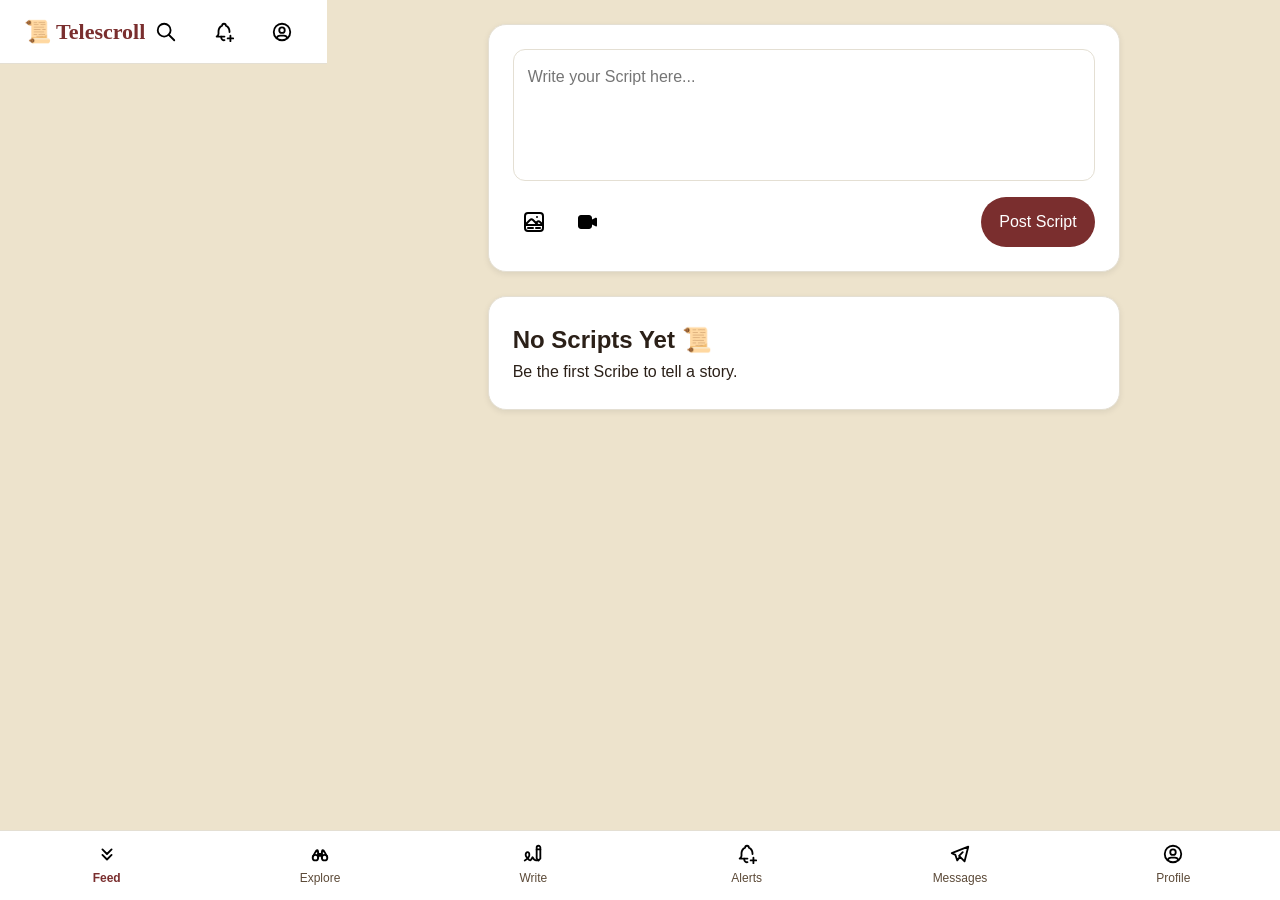
<file: index.html>
<!DOCTYPE html>
<html lang="en">
<head>
    <meta charset="UTF-8">
    <meta name="viewport" content="width=device-width, initial-scale=1.0">
    <meta name="description" content="Telescroll - Every Script Tells a Story">

    <title>Telescroll</title>

    <link rel="icon" href="assets/logo/favicon.ico">

    <link rel="stylesheet" href="css/variables.css">
    <link rel="stylesheet" href="css/style.css">
    <link rel="stylesheet" href="css/components.css">
    <link rel="stylesheet" href="css/responsive.css">
</head>

<body>

<header>

    <div class="logo">
        📜 Telescroll
    </div>

    <div class="header-actions">

        <button title="Search">
            <img src="assets/icons/search.svg" alt="Search">
        </button>

        <button title="Notifications">
            <img src="assets/icons/notifications.svg" alt="Notifications">
        </button>

        <button onclick="window.location.href='profile.html'" title="Profile">
            <img src="assets/icons/profile.svg" alt="Profile">
        </button>

    </div>

</header>

<main>

    <section class="card script-composer">

        <textarea
            id="script-content"
            class="input"
            rows="4"
            maxlength="500"
            placeholder="Write your Script here..."></textarea>

        <div class="composer-actions">

            <div class="composer-tools">

                <button>
                    <img src="assets/icons/image.svg" alt="Image">
                </button>

                <button>
                    <img src="assets/icons/video.svg" alt="Video">
                </button>

            </div>

            <button
                id="post-script"
                class="btn btn-primary">
                Post Script
            </button>

        </div>

    </section>

    <section
        id="feed"
        class="feed">

        <article class="card">

            <h2>No Scripts Yet 📜</h2>

            <p>Be the first Scribe to tell a story.</p>

        </article>

    </section>

</main>

<nav class="bottom-nav">

    <a href="index.html" class="active">
        <img src="assets/icons/archive.svg" alt="Feed">
        <span>Feed</span>
    </a>

    <a href="explore.html">
        <img src="assets/icons/explore.svg" alt="Explore">
        <span>Explore</span>
    </a>

    <a href="#">
        <img src="assets/icons/write-script.svg" alt="Write">
        <span>Write</span>
    </a>

    <a href="notifications.html">
        <img src="assets/icons/notifications.svg" alt="Alerts">
        <span>Alerts</span>
    </a>

    <a href="messages.html">
        <img src="assets/icons/messages.svg" alt="Messages">
        <span>Messages</span>
    </a>

    <a href="profile.html">
        <img src="assets/icons/profile.svg" alt="Profile">
        <span>Profile</span>
    </a>

</nav>

<script type="module" src="js/config.js"></script>
<script type="module" src="js/app.js"></script>
<script type="module" src="js/scripts.js"></script>
<script type="module" src="js/feed.js"></script>
<script type="module" src="js/share.js"></script>

</body>
</html>
</file>
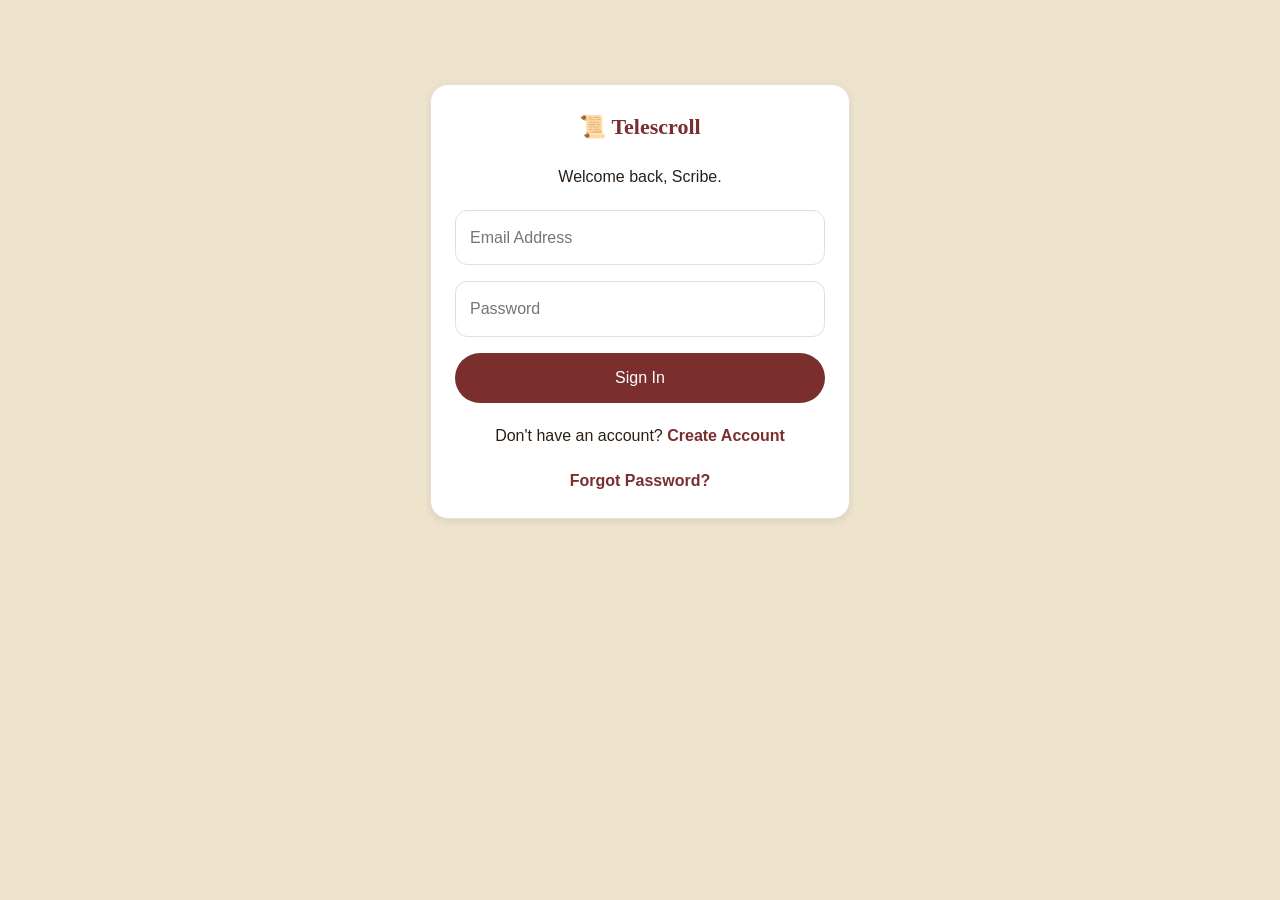
<file: auth.html>
<!DOCTYPE html>
<html lang="en">
<head>
    <meta charset="UTF-8">
    <meta name="viewport" content="width=device-width, initial-scale=1.0">
    <title>Sign In • Telescroll</title>

    <link rel="stylesheet" href="css/variables.css">
    <link rel="stylesheet" href="css/style.css">
    <link rel="stylesheet" href="css/components.css">
    <link rel="stylesheet" href="css/responsive.css">
</head>

<body>

<main>

    <section class="card auth-card">

        <div class="logo text-center">
            📜 Telescroll
        </div>

        <p class="text-center">
            Welcome back, Scribe.
        </p>

        <form id="login-form">

            <input
                id="email"
                type="email"
                class="input"
                placeholder="Email Address"
                required>

            <input
                id="password"
                type="password"
                class="input"
                placeholder="Password"
                required>

            <button
                class="btn btn-primary"
                type="submit">
                Sign In
            </button>

        </form>

        <p class="text-center">
            Don't have an account?
            <a href="signup.html">Create Account</a>
        </p>

        <p class="text-center">
            <a href="#" id="forgot-password">Forgot Password?</a>
        </p>

    </section>

</main>

<script type="module" src="js/auth.js"></script>

</body>
</html>
</file>
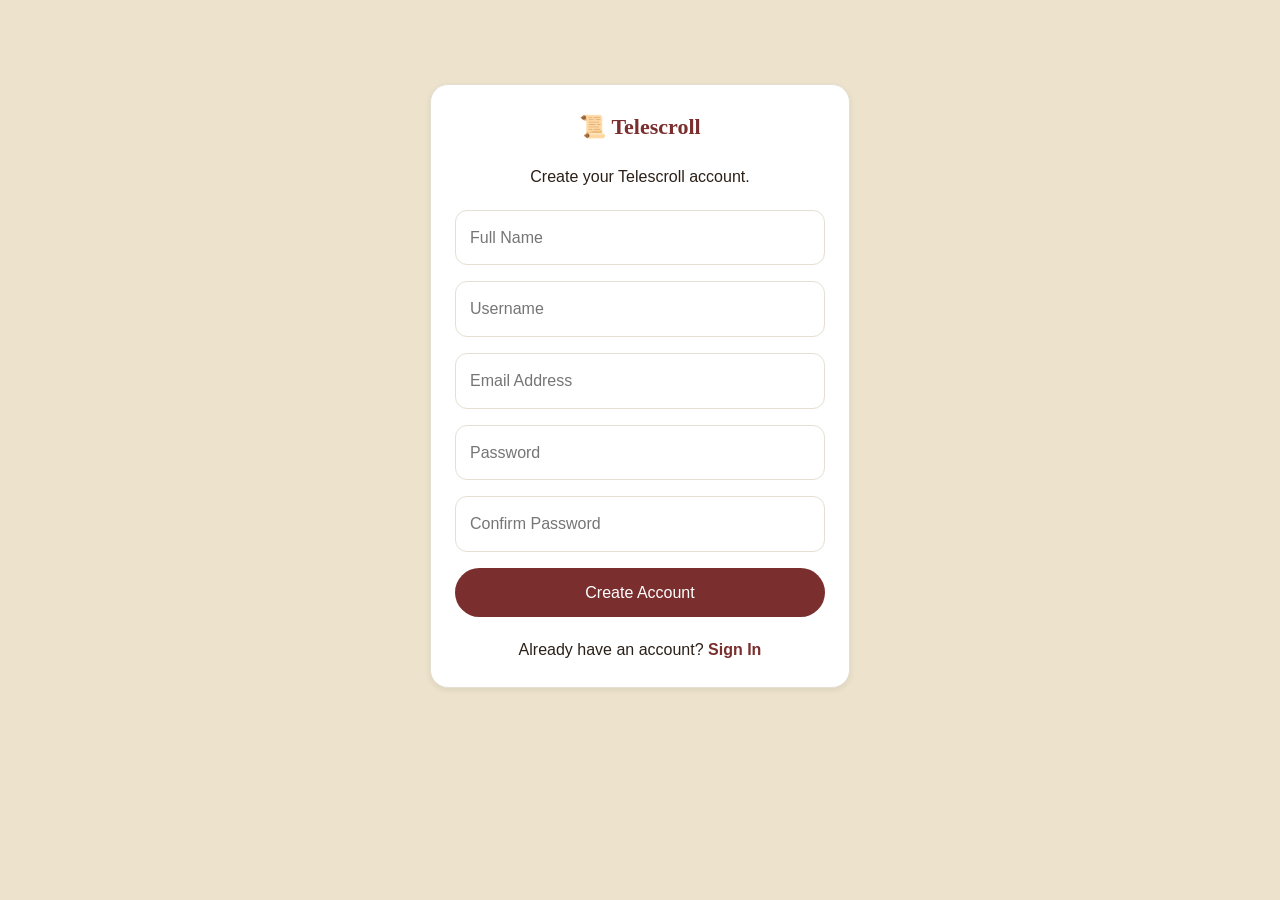
<file: signup.html>
<!DOCTYPE html>
<html lang="en">
<head>
    <meta charset="UTF-8">
    <meta name="viewport" content="width=device-width, initial-scale=1.0">
    <title>Create Account • Telescroll</title>

    <link rel="stylesheet" href="css/variables.css">
    <link rel="stylesheet" href="css/style.css">
    <link rel="stylesheet" href="css/components.css">
    <link rel="stylesheet" href="css/responsive.css">
</head>

<body>

<main>

    <section class="card auth-card">

        <div class="logo text-center">
            📜 Telescroll
        </div>

        <p class="text-center">
            Create your Telescroll account.
        </p>

        <form id="signup-form">

            <input
                id="full-name"
                type="text"
                class="input"
                placeholder="Full Name"
                required>

            <input
                id="username"
                type="text"
                class="input"
                placeholder="Username"
                required>

            <input
                id="email"
                type="email"
                class="input"
                placeholder="Email Address"
                required>

            <input
                id="password"
                type="password"
                class="input"
                placeholder="Password"
                required>

            <input
                id="confirm-password"
                type="password"
                class="input"
                placeholder="Confirm Password"
                required>

            <button
                class="btn btn-primary"
                type="submit">
                Create Account
            </button>

        </form>

        <p class="text-center">
            Already have an account?
            <a href="auth.html">Sign In</a>
        </p>

    </section>

</main>

<script type="module" src="js/auth.js"></script>

</body>
</html>
</file>
<file: css/variables.css>
/* ==========================================
   Telescroll Design System
   Version: 1.0
========================================== */

:root {

    /* Brand Colors */
    --parchment: #EDE3CC;
    --paper: #FFFFFF;
    --ink: #2B2018;
    --soft-ink: #5C4A38;

    --burgundy: #7A2E2E;
    --burgundy-dark: #5E2222;
    --gold: #A6813C;

    /* UI Colors */
    --border: #E4DFD3;
    --shadow: rgba(0, 0, 0, 0.08);

    --success: #2E8B57;
    --warning: #D4A017;
    --danger: #B22222;
    --info: #3A6EA5;

    /* Typography */
    --font-heading: "Cinzel", serif;
    --font-body: "Inter", sans-serif;

    /* Font Sizes */
    --text-xs: 12px;
    --text-sm: 14px;
    --text-md: 16px;
    --text-lg: 18px;
    --text-xl: 22px;
    --text-2xl: 28px;
    --text-3xl: 36px;

    /* Font Weights */
    --weight-normal: 400;
    --weight-medium: 500;
    --weight-bold: 700;

    /* Spacing */
    --space-xs: 4px;
    --space-sm: 8px;
    --space-md: 16px;
    --space-lg: 24px;
    --space-xl: 32px;
    --space-2xl: 48px;

    /* Border Radius */
    --radius-sm: 6px;
    --radius-md: 12px;
    --radius-lg: 18px;
    --radius-xl: 24px;
    --radius-full: 999px;

    /* Shadows */
    --shadow-sm: 0 2px 6px var(--shadow);
    --shadow-md: 0 6px 18px var(--shadow);
    --shadow-lg: 0 12px 30px var(--shadow);

    /* Animation */
    --transition-fast: 0.2s ease;
    --transition-normal: 0.3s ease;
    --transition-slow: 0.5s ease;

    /* Layout */
    --header-height: 64px;
    --bottom-nav-height: 70px;
    --max-width: 680px;

}
</file>
<file: css/style.css>
/* ==========================================
   Telescroll Global Styles
========================================== */

* {
    margin: 0;
    padding: 0;
    box-sizing: border-box;
}

html {
    scroll-behavior: smooth;
}

body {
    background: var(--parchment);
    color: var(--ink);
    font-family: var(--font-body);
    font-size: var(--text-md);
    line-height: 1.6;
    min-height: 100vh;
}

img {
    max-width: 100%;
    display: block;
}

a {
    color: inherit;
    text-decoration: none;
}

button,
input,
textarea {
    font: inherit;
}

button {
    cursor: pointer;
    border: none;
    outline: none;
    background: none;
}

input,
textarea {
    outline: none;
    border: none;
    background: none;
}

ul,
ol {
    list-style: none;
}

main {
    max-width: var(--max-width);
    margin: 0 auto;
    padding: var(--space-lg);
    padding-bottom: calc(var(--bottom-nav-height) + var(--space-xl));
}

.hidden {
    display: none !important;
}

.text-center {
    text-align: center;
}

.shadow {
    box-shadow: var(--shadow-md);
}

.rounded {
    border-radius: var(--radius-lg);
}
</file>
<file: css/components.css>
/* ==========================================
   Telescroll Components
========================================== */

/* ==========================
   Header
========================== */

header {
    height: var(--header-height);
    background: var(--paper);
    border-bottom: 1px solid var(--border);

    display: flex;
    align-items: center;
    justify-content: space-between;

    padding: 0 var(--space-lg);

    position: sticky;
    top: 0;
    z-index: 1000;
}

.logo {
    font-family: var(--font-heading);
    font-size: var(--text-xl);
    font-weight: var(--weight-bold);
    color: var(--burgundy);
}

/* ==========================
   Header Actions
========================== */

.header-actions {
    display: flex;
    align-items: center;
    gap: 16px;
}

.header-actions button {
    width: 42px;
    height: 42px;

    display: flex;
    align-items: center;
    justify-content: center;

    border-radius: 50%;
    transition: var(--transition-fast);
}

.header-actions button:hover {
    background: var(--parchment);
}

.header-actions img {
    width: 22px;
    height: 22px;
}

/* ==========================
   Buttons
========================== */

.btn {
    display: inline-flex;
    align-items: center;
    justify-content: center;

    padding: 12px 18px;

    border-radius: var(--radius-full);

    font-weight: var(--weight-medium);

    transition: var(--transition-normal);
}

.btn-primary {
    background: var(--burgundy);
    color: white;
}

.btn-primary:hover {
    background: var(--burgundy-dark);
}

.btn-secondary {
    background: var(--gold);
    color: white;
}

/* ==========================
   Cards
========================== */

.card {
    background: var(--paper);
    border: 1px solid var(--border);
    border-radius: var(--radius-lg);
    padding: var(--space-lg);
    box-shadow: var(--shadow-sm);
    margin-bottom: var(--space-lg);
}

/* ==========================
   Inputs
========================== */

.input,
textarea {
    width: 100%;
    background: var(--paper);
    border: 1px solid var(--border);
    border-radius: var(--radius-md);
    padding: 14px;
    color: var(--ink);
}

/* ==========================
   Script Composer
========================== */

.script-composer {
    display: flex;
    flex-direction: column;
    gap: 16px;
}

.script-composer textarea {
    resize: none;
    min-height: 120px;
}

.composer-actions {
    display: flex;
    justify-content: space-between;
    align-items: center;
}

.composer-tools {
    display: flex;
    gap: 12px;
}

.composer-tools button {
    width: 42px;
    height: 42px;

    display: flex;
    align-items: center;
    justify-content: center;

    border-radius: 50%;
    transition: var(--transition-fast);
}

.composer-tools button:hover {
    background: var(--parchment);
}

/* ==========================
   Script Card
========================== */

.script-card {
    display: flex;
    flex-direction: column;
    gap: 16px;
}

.script-header {
    display: flex;
    align-items: center;
    gap: 12px;
}

.avatar {
    width: 50px;
    height: 50px;
    border-radius: 50%;
    object-fit: cover;
    background: var(--border);
}

.script-header h3 {
    font-size: var(--text-md);
}

.script-header small {
    color: var(--soft-ink);
}

.script-content {
    font-size: var(--text-md);
    line-height: 1.6;
}

.script-actions {
    display: flex;
    justify-content: space-between;
    gap: 8px;
    flex-wrap: wrap;
}

.script-actions button {
    padding: 8px 12px;
    border-radius: var(--radius-full);
    background: var(--parchment);
    transition: var(--transition-fast);
}

.script-actions button:hover {
    background: var(--gold);
    color: #fff;
}

/* ==========================
   Bottom Navigation
========================== */

.bottom-nav {
    position: fixed;
    bottom: 0;
    left: 0;

    width: 100%;
    height: var(--bottom-nav-height);

    background: var(--paper);
    border-top: 1px solid var(--border);

    display: flex;
    justify-content: space-around;
    align-items: center;

    z-index: 1000;
}

.bottom-nav a {
    display: flex;
    flex-direction: column;
    align-items: center;
    justify-content: center;
    gap: 4px;

    flex: 1;

    color: var(--soft-ink);
    font-size: var(--text-xs);
}

.bottom-nav a img {
    width: 22px;
    height: 22px;
}

.bottom-nav a.active {
    color: var(--burgundy);
    font-weight: var(--weight-bold);
}

/* ==========================
   Authentication
========================== */

.auth-card {
    max-width: 420px;
    margin: 60px auto;
    display: flex;
    flex-direction: column;
    gap: 20px;
}

.auth-card form {
    display: flex;
    flex-direction: column;
    gap: 16px;
}

.auth-card p a {
    color: var(--burgundy);
    font-weight: var(--weight-bold);
}
/* ==========================
   Profile
========================== */

.profile-card {
    text-align: center;
    overflow: hidden;
}

.profile-cover {
    width: 100%;
    height: 180px;
    object-fit: cover;
    border-radius: var(--radius-lg);
}

.profile-avatar {
    width: 110px;
    height: 110px;
    border-radius: 50%;
    object-fit: cover;

    border: 4px solid var(--paper);

    margin: -55px auto 16px;

    background: var(--paper);
}

.profile-card h2 {
    margin-bottom: 4px;
    color: var(--ink);
}

.profile-card p {
    margin-bottom: 10px;
}

.profile-bio {
    color: var(--soft-ink);
    max-width: 500px;
    margin: 0 auto 16px;
}

.profile-stats {
    display: grid;
    grid-template-columns: repeat(4, 1fr);
    gap: 16px;

    margin: 24px 0;
}

.profile-stats div {
    background: var(--parchment);
    padding: 12px;
    border-radius: var(--radius-md);
}

.profile-stats strong {
    display: block;
    font-size: var(--text-lg);
    color: var(--burgundy);
}

.profile-stats span {
    font-size: var(--text-sm);
    color: var(--soft-ink);
}

.profile-card .btn {
    width: 100%;
    margin-top: 10px;
}
</file>
<file: css/responsive.css>
/* ==========================================
   Telescroll Responsive Styles
========================================== */

/* Tablets */

@media (max-width: 768px) {

    main {
        padding: var(--space-md);
    }

    header {
        padding: 0 var(--space-md);
    }

}

/* Mobile */

@media (max-width: 480px) {

    :root {
        --text-3xl: 32px;
        --text-2xl: 26px;
        --text-xl: 20px;
    }

    main {
        padding: var(--space-sm);
    }

    .btn {
        width: 100%;
    }

}

/* Large Screens */

@media (min-width: 1024px) {

    body {
        display: flex;
        justify-content: center;
    }

    main {
        width: var(--max-width);
    }

}
</file>
